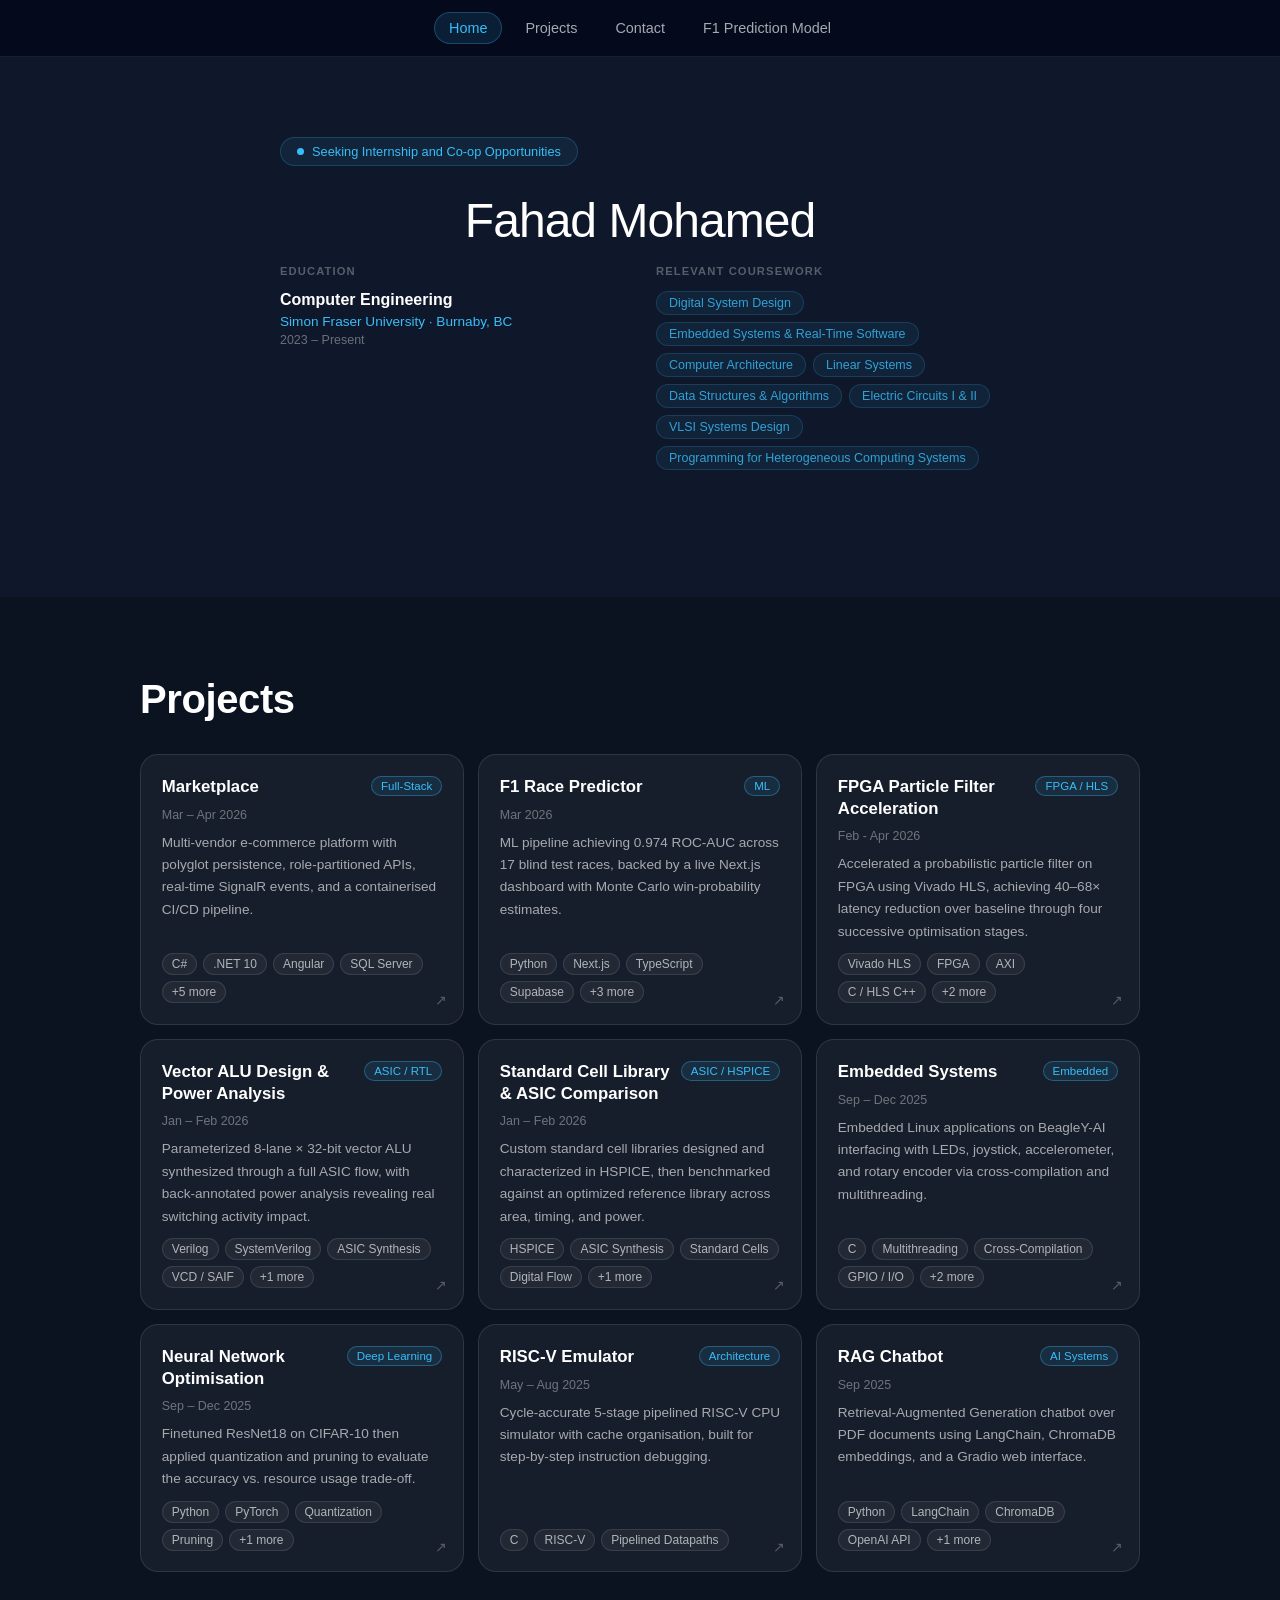
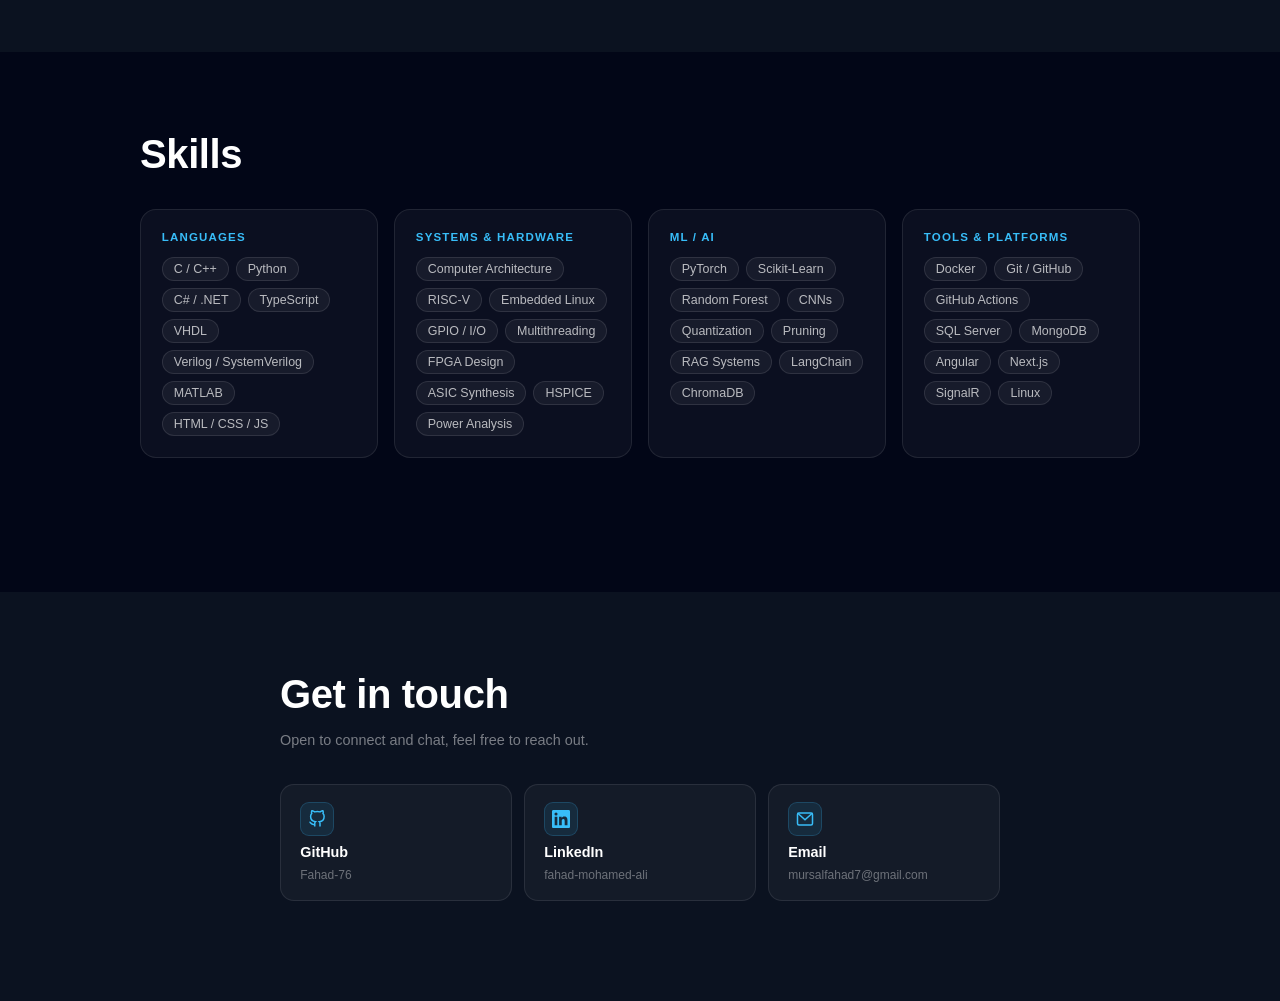
<file: index.html>
<!DOCTYPE html>
<html lang="en">
<head>
  <meta charset="UTF-8" />
  <meta name="viewport" content="width=device-width, initial-scale=1.0" />
  <title>Fahad Mohamed | Portfolio</title>
  <link rel="stylesheet" href="style.css" />
</head>
<body>

  <nav class="navbar">
    <div class="nav-inner">
      <div class="nav-links" id="navLinks">
        <a class="nav-link" href="#intro">Home</a>
        <a class="nav-link" href="#projects">Projects</a>
      <!--  <a class="nav-link" href="#skills">Tech Stack</a>-->
        <a class="nav-link" href="#contact">Contact</a>
        <a class="nav-link" href="f1/index.html">F1 Prediction Model</a>
      </div>
    </div>
  </nav>

  <!-- Intro + Education -->
  <section id="intro">
    <div class="intro-content">
        <div class="status-banner">
        <span class="status-dot"></span>
        Seeking Internship and Co-op Opportunities
      </div>
      <h1><span>Fahad Mohamed</span></h1>
      <div class="edu-skills-row">
        <div class="edu-block">
          <p class="block-label">Education</p>
          <p class="edu-degree">Computer Engineering</p>
          <p class="edu-school">Simon Fraser University · Burnaby, BC</p>
          <p class="edu-year">2023 – Present</p>
        </div>
        <div class="courses-block">
          <p class="block-label">Relevant coursework</p>
          <div class="courses-cloud">
            <span class="course-tag">Digital System Design</span>
            <span class="course-tag">Embedded Systems &amp; Real-Time Software</span>
            <span class="course-tag">Computer Architecture</span>
            <span class="course-tag">Linear Systems</span>
            <span class="course-tag">Data Structures &amp; Algorithms</span>
            <span class="course-tag">Electric Circuits I &amp; II</span>
            <span class="course-tag">VLSI Systems Design</span>
            <span class="course-tag">Programming for Heterogeneous Computing Systems</span>
          </div>
        </div>
      </div>
    </div>
  </section>

  <!-- Projects -->
  <section id="projects">
    <div class="projects-content">
      <div class="projects-header">
        <h2>Projects</h2>
      </div>
      <div class="projects-grid" id="projectsGrid"></div>
    </div>

    <div class="modal-overlay" id="modalOverlay">
      <div class="modal-box" id="modalBox">
        <button class="modal-close" id="modalClose">&#x2715;</button>
        <div id="modalContent"></div>
      </div>
    </div>
  </section>

  <!-- Skills -->
  <section id="skills">
    <div class="skills-content">
      <h2>Skills</h2>
      <div class="skills-grid">

        <div class="skill-card">
          <h3>Languages</h3>
          <div class="skill-pills">
            <span class="skill-pill">C / C++</span>
            <span class="skill-pill">Python</span>
            <span class="skill-pill">C# / .NET</span>
            <span class="skill-pill">TypeScript</span>
            <span class="skill-pill">VHDL</span>
            <span class="skill-pill">Verilog / SystemVerilog</span>
            <span class="skill-pill">MATLAB</span>
            <span class="skill-pill">HTML / CSS / JS</span>
          </div>
        </div>

        <div class="skill-card">
          <h3>Systems &amp; Hardware</h3>
          <div class="skill-pills">
            <span class="skill-pill">Computer Architecture</span>
            <span class="skill-pill">RISC-V</span>
            <span class="skill-pill">Embedded Linux</span>
            <span class="skill-pill">GPIO / I/O</span>
            <span class="skill-pill">Multithreading</span>
            <span class="skill-pill">FPGA Design</span>
            <span class="skill-pill">ASIC Synthesis</span>
            <span class="skill-pill">HSPICE</span>
            <span class="skill-pill">Power Analysis</span>
          </div>
        </div>

        <div class="skill-card">
          <h3>ML / AI</h3>
          <div class="skill-pills">
            <span class="skill-pill">PyTorch</span>
            <span class="skill-pill">Scikit-Learn</span>
            <span class="skill-pill">Random Forest</span>
            <span class="skill-pill">CNNs</span>
            <span class="skill-pill">Quantization</span>
            <span class="skill-pill">Pruning</span>
            <span class="skill-pill">RAG Systems</span>
            <span class="skill-pill">LangChain</span>
            <span class="skill-pill">ChromaDB</span>
          </div>
        </div>

        <div class="skill-card">
          <h3>Tools &amp; Platforms</h3>
          <div class="skill-pills">
            <span class="skill-pill">Docker</span>
            <span class="skill-pill">Git / GitHub</span>
            <span class="skill-pill">GitHub Actions</span>
            <span class="skill-pill">SQL Server</span>
            <span class="skill-pill">MongoDB</span>
            <span class="skill-pill">Angular</span>
            <span class="skill-pill">Next.js</span>
            <span class="skill-pill">SignalR</span>
            <span class="skill-pill">Linux</span>
          </div>
        </div>

      </div>
    </div>
  </section>

  <!-- Contact -->
  <section id="contact">
    <div class="contact-content">
      <h2>Get in touch</h2>
      <p class="contact-tagline">
        Open to connect and chat, feel free to reach out.
      </p>
      <div class="contact-grid">

        <a href="https://github.com/Fahad-76" target="_blank" rel="noopener noreferrer" class="contact-card">
          <div class="contact-icon-box">
            <svg width="18" height="18" viewBox="0 0 24 24" fill="none" stroke="#38bdf8" stroke-width="2" aria-hidden="true">
              <path d="M9 19c-5 1.5-5-2.5-7-3m14 6v-3.87a3.37 3.37 0 0 0-.94-2.61c3.14-.35 6.44-1.54 6.44-7A5.44 5.44 0 0 0 20 4.77 5.07 5.07 0 0 0 19.91 1S18.73.65 16 2.48a13.38 13.38 0 0 0-7 0C6.27.65 5.09 1 5.09 1A5.07 5.07 0 0 0 5 4.77a5.44 5.44 0 0 0-1.5 3.78c0 5.42 3.3 6.61 6.44 7A3.37 3.37 0 0 0 9 18.13V22"/>
            </svg>
          </div>
          <span class="contact-card-name">GitHub</span>
          <span class="contact-card-sub">Fahad-76</span>
        </a>

        <a href="https://www.linkedin.com/in/fahad-mohamed-ali-/" target="_blank" rel="noopener noreferrer" class="contact-card">
          <div class="contact-icon-box">
            <svg width="18" height="18" viewBox="0 0 24 24" fill="#38bdf8" aria-hidden="true">
              <path d="M20.45 20.45h-3.55v-5.4c0-1.29-.03-2.95-1.8-2.95-1.8 0-2.08 1.4-2.08 2.85v5.5H9.47V9h3.41v1.56h.05c.48-.9 1.65-1.85 3.4-1.85 3.64 0 4.31 2.4 4.31 5.52v6.22ZM5.34 7.43a2.06 2.06 0 1 1 0-4.12 2.06 2.06 0 0 1 0 4.12ZM7.12 20.45H3.56V9h3.56v11.45ZM22.23 0H1.77C.79 0 0 .78 0 1.75v20.5C0 23.22.79 24 1.77 24h20.46c.98 0 1.77-.78 1.77-1.75V1.75C24 .78 23.21 0 22.23 0Z"/>
            </svg>
          </div>
          <span class="contact-card-name">LinkedIn</span>
          <span class="contact-card-sub">fahad-mohamed-ali</span>
        </a>

        <a href="mailto:mursalfahad7@gmail.com" class="contact-card">
          <div class="contact-icon-box">
            <svg width="18" height="18" viewBox="0 0 24 24" fill="none" stroke="#38bdf8" stroke-width="2" aria-hidden="true">
              <rect x="2" y="4" width="20" height="16" rx="2"/>
              <polyline points="2,4 12,13 22,4"/>
            </svg>
          </div>
          <span class="contact-card-name">Email</span>
          <span class="contact-card-sub">mursalfahad7@gmail.com</span>
        </a>

      </div>
    </div>
  </section>

  <script src="script.js"></script>
</body>
</html>
</file>
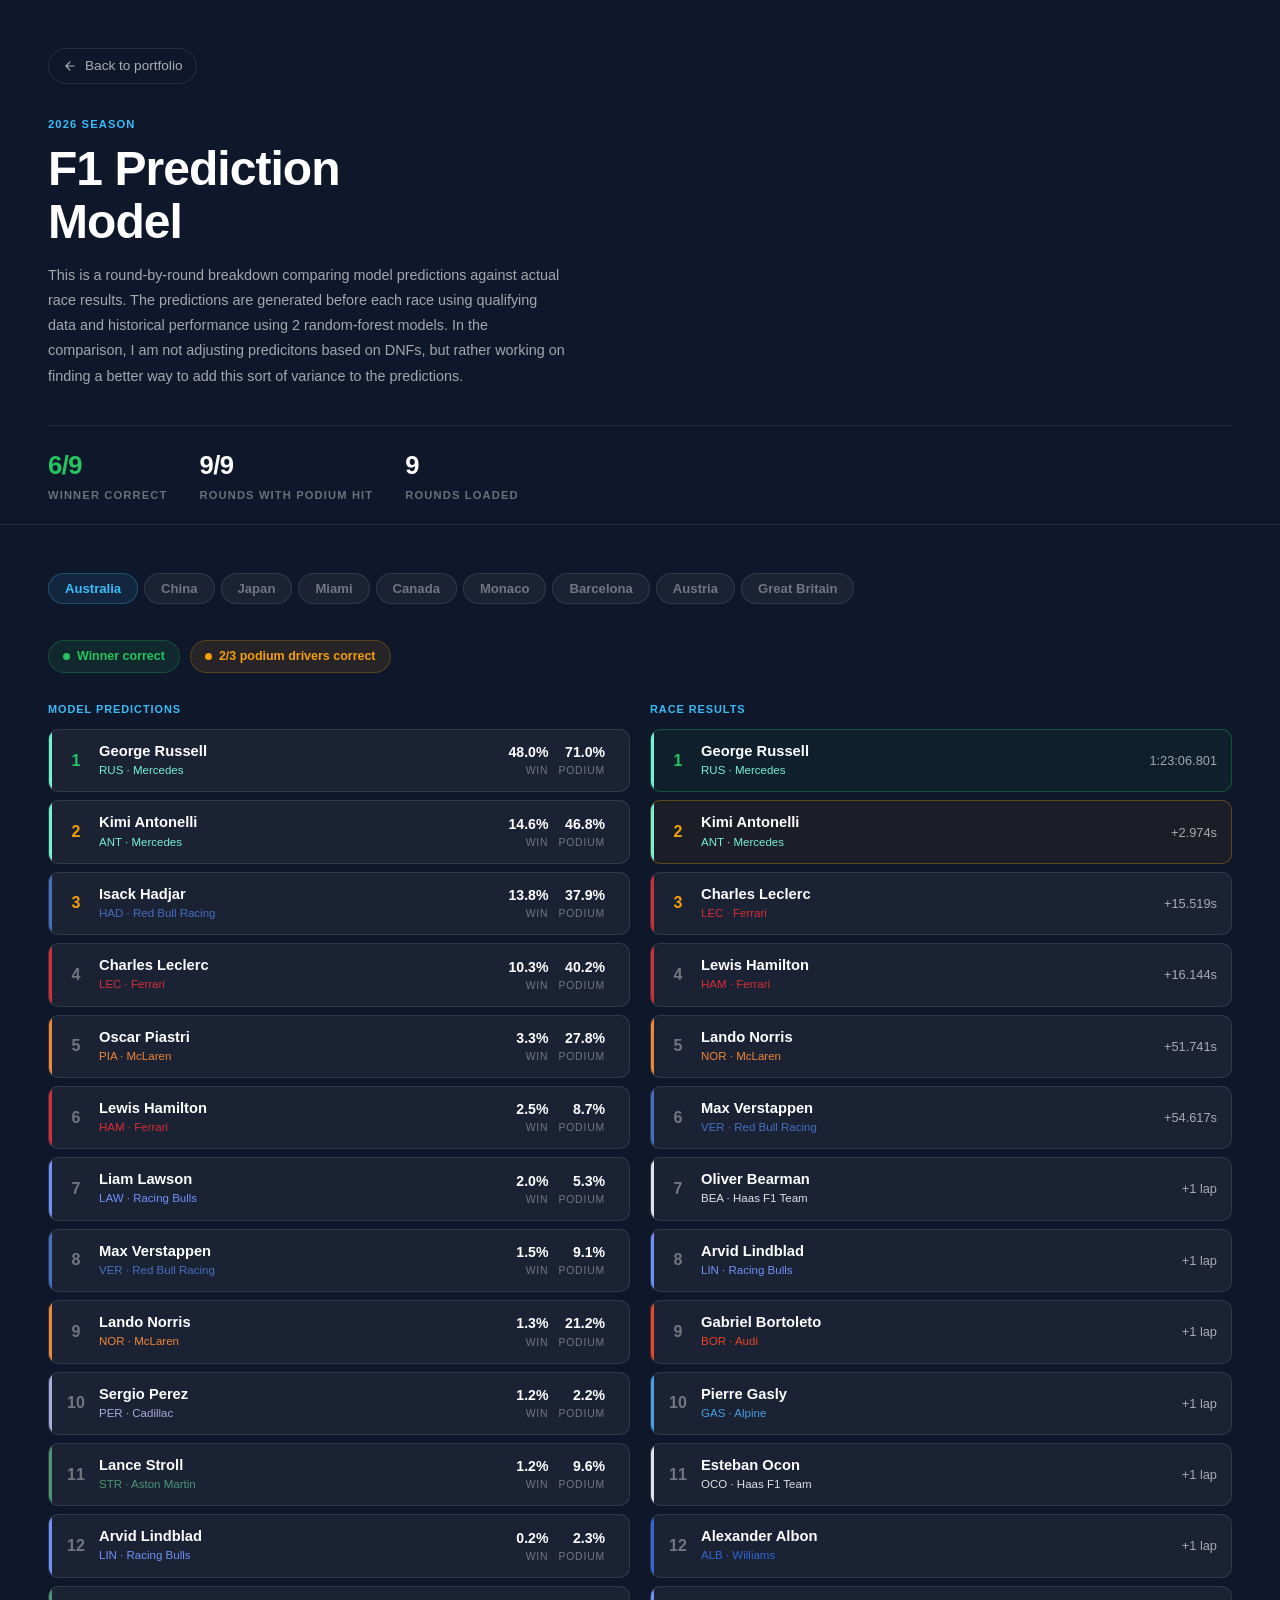
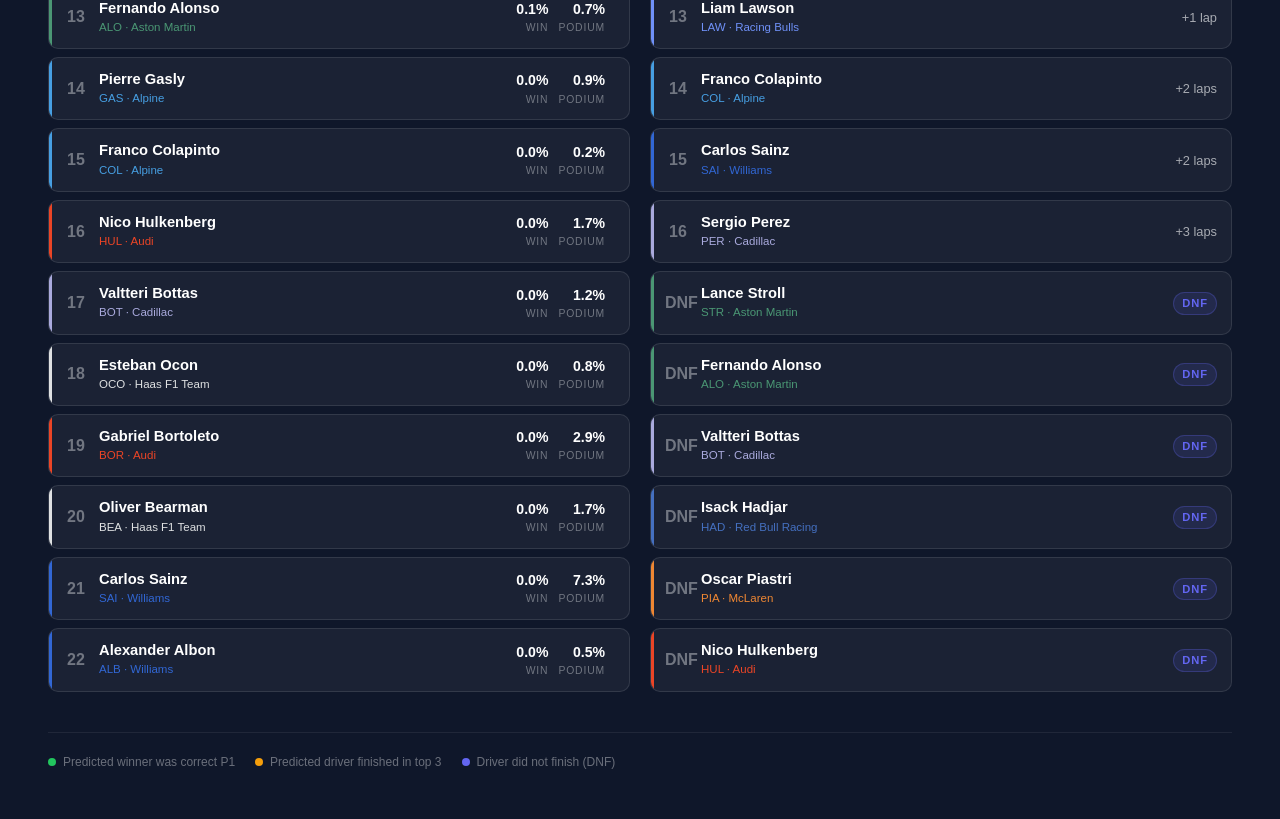
<file: f1/index.html>
<!DOCTYPE html>
<html lang="en">
<head>
  <meta charset="UTF-8" />
  <meta name="viewport" content="width=device-width, initial-scale=1.0" />
  <title>F1 Prediction Model — 2026</title>
  <link rel="stylesheet" href="f1.css" />
</head>
<body>

  <!-- ── HEADER ─────────────────────────────────────────────────────── -->
  <header class="f1-header">

    <a href="../index.html" class="back-btn">
      <svg viewBox="0 0 24 24" fill="none" stroke="currentColor" stroke-width="2" stroke-linecap="round" stroke-linejoin="round">
        <path d="M19 12H5M12 5l-7 7 7 7"/>
      </svg>
      Back to portfolio
    </a>

    <div class="header-content">
      <div class="header-eyebrow">2026 Season</div>
      <h1 class="header-title">F1 Prediction<br><span>Model</span></h1>
      <p class="header-sub">
        This is a round-by-round breakdown comparing model predictions against actual race results.
        The predictions are generated before each race using qualifying data and historical performance using 2 random-forest models.
        In the comparison, I am not adjusting predicitons based on DNFs, but rather working on finding a better way to add this sort of variance to the predictions.
      </p>

      <div class="accuracy-banner">
        <div class="acc-stat">
          <div class="acc-stat-value green" id="acc-winner">—</div>
          <div class="acc-stat-label">Winner correct</div>
        </div>
        <div class="acc-stat">
          <div class="acc-stat-value" id="acc-podium">—</div>
          <div class="acc-stat-label">Rounds with podium hit</div>
        </div>
        <div class="acc-stat">
          <div class="acc-stat-value" id="acc-rounds">—</div>
          <div class="acc-stat-label">Rounds loaded</div>
        </div>
      </div>
    </div>

  </header>

  <!-- ── MAIN ───────────────────────────────────────────────────────── -->
  <main class="f1-main">

    <!-- Tabs -->
    <div class="round-tabs" id="round-tabs"></div>

    <!-- Panels (injected by JS) -->
    <div id="round-panels"></div>

    <!-- Legend -->
    <div class="legend">
      <div class="legend-item">
        <span class="legend-dot" style="background:var(--hit-win)"></span>
        Predicted winner was correct P1
      </div>
      <div class="legend-item">
        <span class="legend-dot" style="background:var(--hit-podium)"></span>
        Predicted driver finished in top 3
      </div>
      <div class="legend-item">
        <span class="legend-dot" style="background:var(--hit-dnf)"></span>
        Driver did not finish (DNF)
      </div>

  </main>

  <script src="f1.js"></script>
</body>
</html>
</file>
<file: style.css>
* {
  margin: 0;
  padding: 0;
  box-sizing: border-box;
}

html {
  scroll-behavior: smooth;
  scroll-padding-top: 70px;
}

body {
  font-family: Arial, Helvetica, sans-serif;
  color: #ffffff;
  background-color: #0f172a;
}

/* ── Navbar ── */
.navbar {
  position: sticky;
  top: 0;
  z-index: 50;
  background: rgba(2, 6, 23, 0.75);
  backdrop-filter: blur(10px);
  border-bottom: 1px solid rgba(255, 255, 255, 0.08);
}

.nav-inner {
  max-width: 1100px;
  margin: 0 auto;
  padding: 12px 20px;
  display: flex;
  justify-content: center;
}

.nav-links {
  display: flex;
  gap: 8px;
}

.nav-link {
  color: rgba(255, 255, 255, 0.65);
  text-decoration: none;
  font-size: 0.9rem;
  padding: 7px 14px;
  border-radius: 999px;
  border: 1px solid transparent;
  transition: background 0.2s, color 0.2s, border-color 0.2s;
}

.nav-link:hover {
  color: #fff;
  background: rgba(255, 255, 255, 0.06);
}

.nav-link.active {
  color: #38bdf8;
  background: rgba(56, 189, 248, 0.12);
  border-color: rgba(56, 189, 248, 0.28);
}

/* ── Intro ── */
#intro {
  min-height: 60vh;
  display: flex;
  justify-content: center;
  align-items: flex-start;
  padding: 80px 20px 100px;
  background-color: #0f172a;
}

.intro-content {
  max-width: 720px;
  width: 100%;
}

.status-banner {
  display: inline-flex;
  align-items: center;
  gap: 8px;
  background: rgba(56, 189, 248, 0.08);
  color: #38bdf8;
  padding: 6px 16px;
  border-radius: 999px;
  font-size: 0.8rem;
  font-weight: 500;
  margin-bottom: 1.8rem;
  border: 1px solid rgba(56, 189, 248, 0.22);
}

.status-dot {
  width: 7px;
  height: 7px;
  border-radius: 50%;
  background: #38bdf8;
  flex-shrink: 0;
  animation: pulse 2s ease-in-out infinite;
}

@keyframes pulse {
  0%, 100% { opacity: 1; transform: scale(1); }
  50%       { opacity: 0.4; transform: scale(0.7); }
}

.intro-content h1 {
  font-size: 3rem;
  font-weight: 400;
  letter-spacing: -0.02em;
  line-height: 1.1;
  margin-bottom: 1.1rem;
  text-align: center;
}

.intro-content h1 span {
  color: white;
}

.hero-desc {
  font-size: 1rem;
  line-height: 1.75;
  color: rgba(255, 255, 255, 0.58);
  max-width: 540px;
  margin-bottom: 1.8rem;
}

.hero-cta-row {
  display: flex;
  gap: 10px;
  flex-wrap: wrap;
}

.btn-primary {
  display: inline-block;
  font-size: 0.88rem;
  font-weight: 600;
  color: #0f172a;
  background: #38bdf8;
  border: none;
  border-radius: 10px;
  padding: 10px 22px;
  text-decoration: none;
  transition: opacity 0.15s;
}

.btn-primary:hover { opacity: 0.85; }

.btn-ghost {
  display: inline-block;
  font-size: 0.88rem;
  font-weight: 500;
  color: rgba(255, 255, 255, 0.75);
  background: rgba(255, 255, 255, 0.05);
  border: 1px solid rgba(255, 255, 255, 0.13);
  border-radius: 10px;
  padding: 10px 22px;
  text-decoration: none;
  transition: background 0.15s, border-color 0.15s;
}

.btn-ghost:hover {
  background: rgba(255, 255, 255, 0.09);
  border-color: rgba(255, 255, 255, 0.24);
}

.section-divider {
  border: none;
  border-top: 1px solid rgba(255, 255, 255, 0.07);
  margin: 48px 0;
}

.block-label {
  font-size: 0.7rem;
  font-weight: 600;
  letter-spacing: 0.1em;
  text-transform: uppercase;
  color: rgba(255, 255, 255, 0.3);
  margin-bottom: 14px;
}

/* ── Edu + Courses two-col ── */
.edu-skills-row {
  display: grid;
  grid-template-columns: 1fr 1fr;
  gap: 32px;
  align-items: flex-start;
}

.edu-degree {
  font-size: 1rem;
  font-weight: 600;
  margin-bottom: 5px;
}

.edu-school {
  font-size: 0.85rem;
  color: #38bdf8;
  margin-bottom: 4px;
}

.edu-year {
  font-size: 0.78rem;
  color: rgba(255, 255, 255, 0.38);
}

.courses-cloud {
  display: flex;
  flex-wrap: wrap;
  gap: 7px;
}

.course-tag {
  font-size: 0.78rem;
  color: rgba(56, 189, 248, 0.82);
  background: rgba(56, 189, 248, 0.07);
  border: 1px solid rgba(56, 189, 248, 0.18);
  border-radius: 999px;
  padding: 4px 12px;
}

/* ── Projects ── */
#projects {
  min-height: 100vh;
  background-color: #0b1220;
  display: flex;
  justify-content: center;
  align-items: flex-start;
  padding: 80px 20px;
  position: relative;
}

.projects-content {
  max-width: 1000px;
  width: 100%;
}

.projects-header {
  margin-bottom: 2rem;
}

.projects-header h2 {
  font-size: 2.5rem;
  font-weight: 700;
  letter-spacing: -0.01em;
}

.projects-grid {
  display: grid;
  grid-template-columns: repeat(auto-fill, minmax(290px, 1fr));
  gap: 14px;
}

.proj-card {
  background: rgba(255, 255, 255, 0.05);
  border: 1px solid rgba(255, 255, 255, 0.1);
  border-radius: 18px;
  padding: 1.3rem;
  cursor: pointer;
  transition: background 0.2s, border-color 0.2s, transform 0.2s;
  position: relative;
  display: flex;
  flex-direction: column;
  gap: 10px;
  min-height: 180px;
}

.proj-card:hover {
  background: rgba(255, 255, 255, 0.08);
  border-color: rgba(56, 189, 248, 0.35);
  transform: translateY(-2px);
}

.proj-card-top {
  display: flex;
  align-items: flex-start;
  justify-content: space-between;
  gap: 8px;
}

.proj-card-title {
  font-size: 1.05rem;
  font-weight: 600;
  line-height: 1.3;
  color: #ffffff;
}

.proj-badge {
  font-size: 0.72rem;
  padding: 3px 9px;
  border-radius: 999px;
  border: 1px solid rgba(56, 189, 248, 0.35);
  background: rgba(56, 189, 248, 0.1);
  color: #38bdf8;
  white-space: nowrap;
  flex-shrink: 0;
}

.proj-date {
  font-size: 0.78rem;
  color: rgba(255, 255, 255, 0.38);
}

.proj-summary {
  font-size: 0.85rem;
  line-height: 1.65;
  color: rgba(255, 255, 255, 0.62);
  flex: 1;
}

.proj-tech-row {
  display: flex;
  flex-wrap: wrap;
  gap: 6px;
  margin-top: auto;
}

.proj-tech-pill {
  font-size: 0.75rem;
  padding: 3px 9px;
  border-radius: 999px;
  border: 1px solid rgba(255, 255, 255, 0.1);
  background: rgba(255, 255, 255, 0.05);
  color: rgba(255, 255, 255, 0.65);
}

.proj-arrow {
  position: absolute;
  bottom: 1rem;
  right: 1rem;
  font-size: 0.85rem;
  color: rgba(255, 255, 255, 0.28);
}

/* ── Modal ── */
.modal-overlay {
  display: none;
  position: fixed;
  inset: 0;
  background: rgba(0, 0, 0, 0.6);
  backdrop-filter: blur(4px);
  z-index: 200;
  align-items: center;
  justify-content: center;
  padding: 1rem;
}

.modal-overlay.open {
  display: flex;
}

.modal-box {
  background: #0f172a;
  border: 1px solid rgba(255, 255, 255, 0.12);
  border-radius: 20px;
  width: 100%;
  max-width: 660px;
  max-height: 88vh;
  overflow-y: auto;
  padding: 2rem;
  position: relative;
  scrollbar-width: thin;
  scrollbar-color: rgba(255, 255, 255, 0.1) transparent;
}

.modal-box::-webkit-scrollbar { width: 5px; }
.modal-box::-webkit-scrollbar-thumb {
  background: rgba(255, 255, 255, 0.1);
  border-radius: 999px;
}

.modal-close {
  position: absolute;
  top: 1.1rem;
  right: 1.1rem;
  background: rgba(255, 255, 255, 0.07);
  border: 1px solid rgba(255, 255, 255, 0.12);
  border-radius: 50%;
  width: 30px;
  height: 30px;
  cursor: pointer;
  color: rgba(255, 255, 255, 0.65);
  font-size: 0.85rem;
  display: flex;
  align-items: center;
  justify-content: center;
  transition: background 0.2s;
}

.modal-close:hover { background: rgba(255, 255, 255, 0.13); }

.modal-title {
  font-size: 1.45rem;
  font-weight: 700;
  color: #ffffff;
  margin-bottom: 0.5rem;
  padding-right: 2.5rem;
  line-height: 1.2;
}

.modal-meta {
  display: flex;
  align-items: center;
  gap: 10px;
  flex-wrap: wrap;
  margin-bottom: 1.6rem;
}

.modal-date-text {
  font-size: 0.8rem;
  color: rgba(255, 255, 255, 0.4);
}

.modal-section {
  margin-bottom: 1.4rem;
}

.modal-section-label {
  font-size: 0.68rem;
  font-weight: 600;
  letter-spacing: 0.09em;
  text-transform: uppercase;
  color: #38bdf8;
  margin-bottom: 0.6rem;
}

.modal-overview {
  font-size: 0.88rem;
  line-height: 1.75;
  color: rgba(255, 255, 255, 0.72);
}

.modal-bullets {
  list-style: none;
  display: flex;
  flex-direction: column;
  gap: 0.6rem;
}

.modal-bullets li {
  font-size: 0.86rem;
  line-height: 1.7;
  color: rgba(255, 255, 255, 0.72);
  padding-left: 1.1rem;
  position: relative;
}

.modal-bullets li::before {
  content: '';
  position: absolute;
  left: 0;
  top: 0.58em;
  width: 4px;
  height: 4px;
  border-radius: 50%;
  background: #38bdf8;
  opacity: 0.65;
}

.modal-tech-row {
  display: flex;
  flex-wrap: wrap;
  gap: 7px;
}

.modal-links-row {
  display: flex;
  gap: 10px;
  flex-wrap: wrap;
  padding-top: 1.25rem;
  border-top: 1px solid rgba(255, 255, 255, 0.07);
}

.modal-link-btn {
  display: inline-flex;
  align-items: center;
  gap: 6px;
  font-size: 0.85rem;
  font-weight: 500;
  color: #ffffff;
  background: rgba(255, 255, 255, 0.06);
  border: 1px solid rgba(255, 255, 255, 0.12);
  border-radius: 10px;
  padding: 8px 16px;
  text-decoration: none;
  transition: background 0.18s, border-color 0.18s, color 0.18s;
}

.modal-link-btn:hover {
  background: rgba(56, 189, 248, 0.12);
  border-color: rgba(56, 189, 248, 0.4);
  color: #38bdf8;
}

/* ── Skills ── */
#skills {
  min-height: 60vh;
  background-color: #020617;
  display: flex;
  justify-content: center;
  align-items: flex-start;
  padding: 80px 20px;
}

.skills-content {
  max-width: 1000px;
  width: 100%;
}

.skills-content h2 {
  font-size: 2.5rem;
  font-weight: 700;
  letter-spacing: -0.01em;
  margin-bottom: 2rem;
}

.skills-grid {
  display: grid;
  grid-template-columns: repeat(auto-fit, minmax(220px, 1fr));
  gap: 16px;
}

.skill-card {
  background: rgba(255, 255, 255, 0.04);
  border: 1px solid rgba(255, 255, 255, 0.09);
  border-radius: 16px;
  padding: 1.3rem;
}

.skill-card h3 {
  font-size: 0.72rem;
  font-weight: 600;
  letter-spacing: 0.1em;
  text-transform: uppercase;
  color: #38bdf8;
  margin-bottom: 14px;
}

.skill-pills {
  display: flex;
  flex-wrap: wrap;
  gap: 7px;
}

.skill-pill {
  font-size: 0.78rem;
  padding: 4px 11px;
  border-radius: 999px;
  border: 1px solid rgba(255, 255, 255, 0.1);
  background: rgba(255, 255, 255, 0.05);
  color: rgba(255, 255, 255, 0.7);
}

/* ── Contact ── */
#contact {
  background-color: #0b1220;
  display: flex;
  justify-content: center;
  align-items: center;
  padding: 80px 20px 100px;
}

.contact-content {
  max-width: 720px;
  width: 100%;
}

.contact-content h2 {
  font-size: 2.5rem;
  font-weight: 700;
  letter-spacing: -0.01em;
  margin-bottom: 0.7rem;
}

.contact-tagline {
  font-size: 0.9rem;
  color: rgba(255, 255, 255, 0.45);
  margin-bottom: 2rem;
  line-height: 1.6;
}

.contact-grid {
  display: grid;
  grid-template-columns: repeat(3, 1fr);
  gap: 12px;
}

.contact-card {
  display: flex;
  flex-direction: column;
  gap: 8px;
  padding: 1.1rem 1.2rem;
  border-radius: 14px;
  background: rgba(255, 255, 255, 0.04);
  border: 1px solid rgba(255, 255, 255, 0.09);
  color: #ffffff;
  text-decoration: none;
  transition: background 0.18s, border-color 0.18s;
}

.contact-card:hover {
  background: rgba(255, 255, 255, 0.08);
  border-color: rgba(56, 189, 248, 0.32);
}

.contact-icon-box {
  width: 34px;
  height: 34px;
  border-radius: 9px;
  background: rgba(56, 189, 248, 0.1);
  border: 1px solid rgba(56, 189, 248, 0.2);
  display: flex;
  align-items: center;
  justify-content: center;
  flex-shrink: 0;
}

.contact-card-name {
  font-size: 0.9rem;
  font-weight: 600;
}

.contact-card-sub {
  font-size: 0.75rem;
  color: rgba(255, 255, 255, 0.38);
}

/* ── Mobile ── */
@media (max-width: 640px) {
  #intro { padding: 60px 18px 80px; }
  .intro-content h1 { font-size: 2.2rem; }
  .hero-desc { font-size: 0.95rem; }
  .edu-skills-row { grid-template-columns: 1fr; gap: 28px; }
  .projects-grid { grid-template-columns: 1fr; }
  .skills-grid { grid-template-columns: 1fr; }
  .contact-grid { grid-template-columns: 1fr; }
  .modal-box { padding: 1.4rem; max-height: 92vh; }
  .modal-title { font-size: 1.2rem; }
  .nav-link { padding: 7px 10px; font-size: 0.85rem; }
  .projects-header h2,
  .skills-content h2,
  .contact-content h2 { font-size: 2rem; }
}
</file>
<file: f1/f1.css>
/* ── TOKENS ─────────────────────────────────────────── */
:root {
  --bg:          #0f172a;
  --bg-card:     rgba(255, 255, 255, 0.05);
  --bg-elevated: rgba(255, 255, 255, 0.08);
  --border:      rgba(255, 255, 255, 0.10);
  --border-soft: rgba(255, 255, 255, 0.07);

  --text-primary:   #ffffff;
  --text-secondary: rgba(255, 255, 255, 0.62);
  --text-muted:     rgba(255, 255, 255, 0.38);

  --accent:      #38bdf8;
  --accent-bg:   rgba(56, 189, 248, 0.10);
  --accent-border: rgba(56, 189, 248, 0.28);

  --hit-win:     #22c55e;
  --hit-podium:  #f59e0b;
  --hit-miss:    #ef4444;
  --hit-dnf:     #6366f1;

  --radius:    10px;
  --radius-lg: 18px;
  --radius-pill: 999px;
}

/* ── RESET ──────────────────────────────────────────── */
*, *::before, *::after { box-sizing: border-box; margin: 0; padding: 0; }
html { scroll-behavior: smooth; }
body {
  background: var(--bg);
  color: var(--text-primary);
  font-family: Arial, Helvetica, sans-serif;
  font-size: 15px;
  line-height: 1.5;
  min-height: 100vh;
  overflow-x: hidden;
}

/* ── HEADER ─────────────────────────────────────────── */
.f1-header {
  position: relative;
  padding: 48px 48px 0;
  border-bottom: 1px solid var(--border);
}

.back-btn {
  display: inline-flex;
  align-items: center;
  gap: 8px;
  color: rgba(255, 255, 255, 0.65);
  text-decoration: none;
  font-size: 0.85rem;
  font-weight: 500;
  padding: 7px 14px;
  border-radius: var(--radius-pill);
  border: 1px solid var(--border);
  background: transparent;
  transition: background 0.2s, color 0.2s, border-color 0.2s;
}
.back-btn:hover {
  color: #fff;
  background: rgba(255, 255, 255, 0.06);
  border-color: rgba(255, 255, 255, 0.22);
}
.back-btn svg { width: 14px; height: 14px; flex-shrink: 0; }

.header-content { margin-top: 32px; }

.header-eyebrow {
  font-size: 0.7rem;
  font-weight: 600;
  letter-spacing: 0.1em;
  text-transform: uppercase;
  color: var(--accent);
  margin-bottom: 10px;
}

.header-title {
  font-size: clamp(2rem, 5vw, 3rem);
  font-weight: 700;
  letter-spacing: -0.02em;
  line-height: 1.1;
  color: var(--text-primary);
  margin-bottom: 14px;
}

.header-sub {
  color: var(--text-secondary);
  font-size: 0.9rem;
  max-width: 520px;
  line-height: 1.75;
  margin-bottom: 36px;
}

/* ── ACCURACY BANNER ────────────────────────────────── */
.accuracy-banner {
  display: flex;
  gap: 32px;
  padding: 20px 0;
  border-top: 1px solid var(--border-soft);
  flex-wrap: wrap;
}
.acc-stat { display: flex; flex-direction: column; gap: 3px; }
.acc-stat-value {
  font-size: 1.6rem;
  font-weight: 700;
  letter-spacing: -0.02em;
  color: var(--text-primary);
}
.acc-stat-value.green { color: var(--hit-win); }
.acc-stat-label {
  font-size: 0.7rem;
  font-weight: 600;
  letter-spacing: 0.1em;
  text-transform: uppercase;
  color: var(--text-muted);
}

/* ── MAIN LAYOUT ────────────────────────────────────── */
.f1-main { padding: 48px; }

/* ── ROUND TABS ─────────────────────────────────────── */
.round-tabs {
  display: flex;
  gap: 6px;
  margin-bottom: 36px;
  flex-wrap: wrap;
}
.round-tab {
  background: rgba(255, 255, 255, 0.05);
  border: 1px solid var(--border);
  border-radius: var(--radius-pill);
  color: var(--text-muted);
  font-family: Arial, Helvetica, sans-serif;
  font-size: 0.82rem;
  font-weight: 600;
  padding: 7px 16px;
  cursor: pointer;
  transition: background 0.2s, color 0.2s, border-color 0.2s;
}
.round-tab:hover {
  color: #fff;
  background: rgba(255, 255, 255, 0.08);
}
.round-tab.active {
  color: var(--accent);
  background: var(--accent-bg);
  border-color: var(--accent-border);
}

/* ── ROUND PANEL ────────────────────────────────────── */
.round-panel { display: none; }
.round-panel.active { display: block; }

/* ── VERDICT BAR ────────────────────────────────────── */
.verdict-bar {
  display: flex;
  gap: 10px;
  margin-bottom: 28px;
  flex-wrap: wrap;
}
.verdict-chip {
  display: inline-flex;
  align-items: center;
  gap: 7px;
  padding: 6px 14px;
  border-radius: var(--radius-pill);
  font-size: 0.78rem;
  font-weight: 600;
}
.verdict-chip .dot { width: 7px; height: 7px; border-radius: 50%; flex-shrink: 0; }
.verdict-chip.win    { background: rgba(34,197,94,0.10);  color: var(--hit-win);    border: 1px solid rgba(34,197,94,0.25); }
.verdict-chip.win    .dot { background: var(--hit-win); }
.verdict-chip.podium { background: rgba(245,158,11,0.10); color: var(--hit-podium); border: 1px solid rgba(245,158,11,0.25); }
.verdict-chip.podium .dot { background: var(--hit-podium); }
.verdict-chip.miss   { background: rgba(239,68,68,0.10);  color: var(--hit-miss);   border: 1px solid rgba(239,68,68,0.25); }
.verdict-chip.miss   .dot { background: var(--hit-miss); }

/* ── COMPARISON GRID ────────────────────────────────── */
.comparison-grid {
  display: grid;
  grid-template-columns: 1fr 1fr;
  gap: 20px;
  align-items: start;
}

.panel-label {
  font-size: 0.68rem;
  font-weight: 600;
  letter-spacing: 0.09em;
  text-transform: uppercase;
  color: var(--accent);
  margin-bottom: 12px;
}

/* ── DRIVER ROWS ────────────────────────────────────── */
.driver-list { display: flex; flex-direction: column; gap: 8px; }

.driver-row {
  display: grid;
  align-items: center;
  background: var(--bg-card);
  border: 1px solid var(--border);
  border-radius: var(--radius);
  padding: 12px 14px;
  transition: background 0.2s, border-color 0.2s, transform 0.2s;
  position: relative;
  overflow: hidden;
}
.driver-row::before {
  content: '';
  position: absolute;
  left: 0; top: 0; bottom: 0;
  width: 3px;
  background: var(--team-color, var(--border));
}
.driver-row:hover {
  background: var(--bg-elevated);
  border-color: rgba(56, 189, 248, 0.25);
  transform: translateY(-1px);
}

/* Prediction row layout */
.pred-row {
  grid-template-columns: 26px 1fr auto auto auto;
  gap: 10px;
}
/* Result row layout */
.result-row {
  grid-template-columns: 26px 1fr auto;
  gap: 10px;
}

.pos-num {
  font-size: 1rem;
  font-weight: 700;
  color: var(--text-muted);
  text-align: center;
  line-height: 1;
}
.pos-num.p1 { color: var(--hit-win); }
.pos-num.p2, .pos-num.p3 { color: var(--hit-podium); }

.driver-info { min-width: 0; }
.driver-name {
  font-size: 0.92rem;
  font-weight: 600;
  color: var(--text-primary);
  white-space: nowrap;
  overflow: hidden;
  text-overflow: ellipsis;
  line-height: 1.3;
}
.driver-abbr {
  font-size: 0.72rem;
  font-weight: 500;
  color: var(--team-color, var(--text-muted));
  margin-top: 1px;
}

/* Prediction stats */
.pred-stat { text-align: right; }
.pred-stat-val {
  font-size: 0.88rem;
  font-weight: 600;
  color: var(--text-primary);
  white-space: nowrap;
}
.pred-stat-lbl {
  font-size: 0.65rem;
  letter-spacing: 0.08em;
  text-transform: uppercase;
  color: var(--text-muted);
}

/* Result finish info */
.finish-info { text-align: right; }
.finish-time {
  font-size: 0.8rem;
  font-weight: 500;
  color: var(--text-secondary);
  white-space: nowrap;
}
.dnf-badge {
  display: inline-block;
  background: rgba(99,102,241,0.12);
  color: var(--hit-dnf);
  border: 1px solid rgba(99,102,241,0.28);
  padding: 2px 8px;
  border-radius: var(--radius-pill);
  font-size: 0.7rem;
  font-weight: 700;
  letter-spacing: 0.08em;
}

/* Result row hit highlights */
.result-row.hit-win    { border-color: rgba(34,197,94,0.32);  background: rgba(34,197,94,0.05); }
.result-row.hit-podium { border-color: rgba(245,158,11,0.32); background: rgba(245,158,11,0.05); }



/* ── LOADING / ERROR ────────────────────────────────── */
.state-msg {
  text-align: center;
  padding: 80px 24px;
  color: var(--text-muted);
  font-size: 1rem;
}
.state-msg.error { color: var(--hit-miss); }

/* ── LEGEND ─────────────────────────────────────────── */
.legend {
  margin-top: 40px;
  padding-top: 20px;
  border-top: 1px solid var(--border-soft);
  display: flex;
  gap: 20px;
  flex-wrap: wrap;
}
.legend-item {
  display: flex;
  align-items: center;
  gap: 7px;
  font-size: 0.75rem;
  color: var(--text-muted);
}
.legend-dot { width: 8px; height: 8px; border-radius: 50%; }

/* ── ANIMATIONS ─────────────────────────────────────── */
@keyframes fadeUp {
  from { opacity: 0; transform: translateY(12px); }
  to   { opacity: 1; transform: translateY(0); }
}
.round-panel.active .driver-row { animation: fadeUp 0.25s ease both; }
.round-panel.active .driver-row:nth-child(1) { animation-delay: 0.00s; }
.round-panel.active .driver-row:nth-child(2) { animation-delay: 0.04s; }
.round-panel.active .driver-row:nth-child(3) { animation-delay: 0.08s; }
.round-panel.active .driver-row:nth-child(4) { animation-delay: 0.12s; }
.round-panel.active .driver-row:nth-child(5) { animation-delay: 0.16s; }
.round-panel.active .driver-row:nth-child(6) { animation-delay: 0.20s; }
.round-panel.active .driver-row:nth-child(7) { animation-delay: 0.24s; }
.round-panel.active .driver-row:nth-child(8) { animation-delay: 0.28s; }
.round-panel.active .driver-row:nth-child(9) { animation-delay: 0.32s; }

/* ── RESPONSIVE ─────────────────────────────────────── */
@media (max-width: 900px) {
  .comparison-grid { grid-template-columns: 1fr; }
  .f1-header, .f1-main { padding: 24px; }
}
@media (max-width: 640px) {
  .header-title { font-size: 1.8rem; }
  .pred-row { grid-template-columns: 26px 1fr auto auto; }
  .pred-row .pred-stat:last-of-type { display: none; }
  .accuracy-banner { gap: 20px; }
  .round-tab { font-size: 0.78rem; padding: 6px 12px; }
}
</file>
